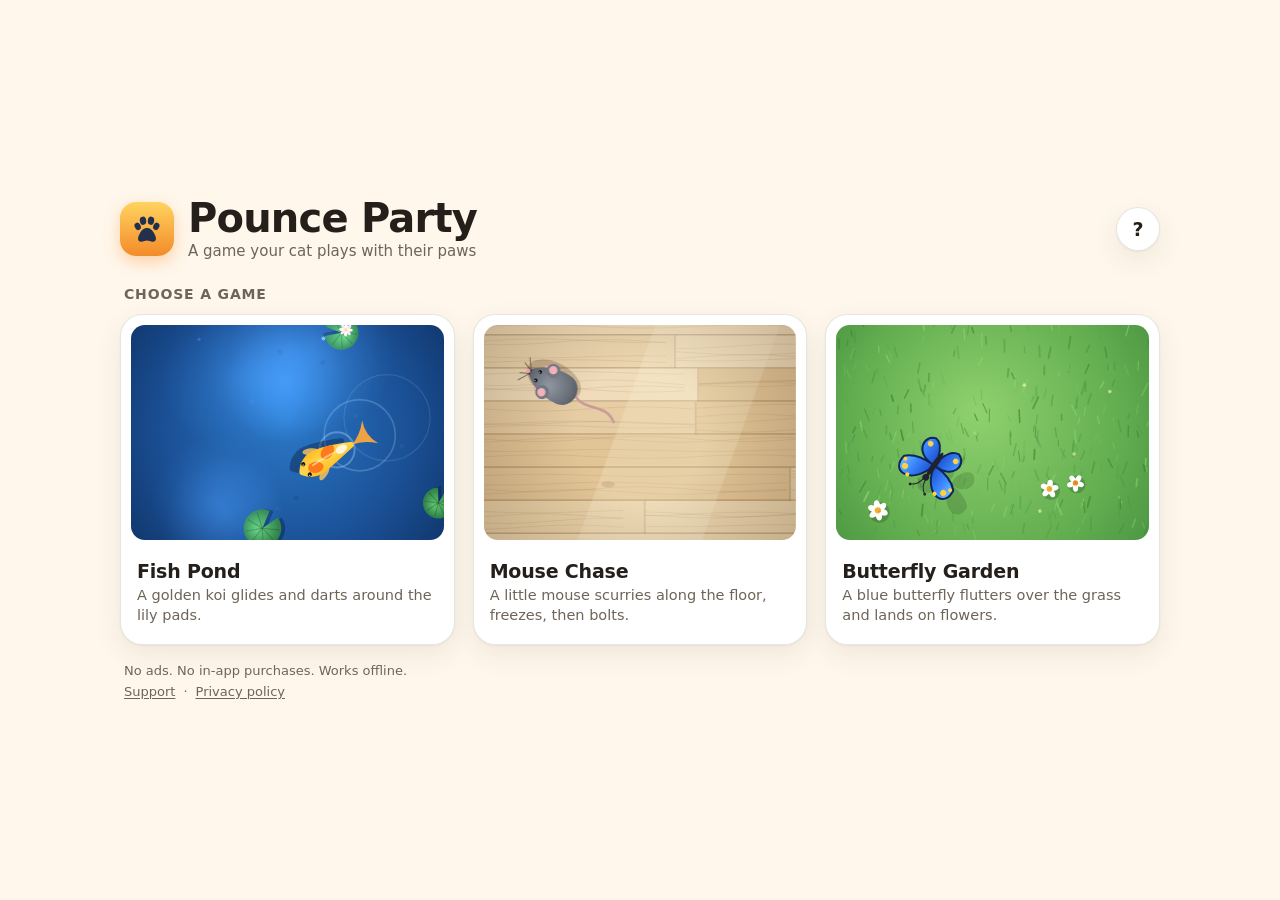
<file: web/index.html>
<!doctype html>
<html lang="en">
<head>
  <meta charset="utf-8">
  <meta name="viewport" content="width=device-width, initial-scale=1, maximum-scale=1, user-scalable=no, viewport-fit=cover">
  <meta name="description" content="Pounce Party is a touch game for cats. Fish, mice and butterflies move across the screen and your cat catches them with a paw.">
  <meta name="theme-color" content="#fff7ec" media="(prefers-color-scheme: light)">
  <meta name="theme-color" content="#17140f" media="(prefers-color-scheme: dark)">
  <meta name="apple-mobile-web-app-capable" content="yes">
  <meta name="mobile-web-app-capable" content="yes">
  <meta name="apple-mobile-web-app-status-bar-style" content="black-translucent">
  <meta name="apple-mobile-web-app-title" content="Pounce Party">
  <meta name="format-detection" content="telephone=no">
  <title>Pounce Party</title>
  <link rel="manifest" href="manifest.webmanifest">
  <link rel="icon" href="icons/icon.svg" type="image/svg+xml">
  <link rel="apple-touch-icon" href="icons/icon-180.png">
  <link rel="stylesheet" href="styles.css">
</head>
<body>
  <svg width="0" height="0" style="position:absolute" aria-hidden="true">
    <symbol id="paw" viewBox="0 0 64 64">
      <ellipse cx="14.5" cy="27" rx="5.6" ry="7.2" transform="rotate(-25 14.5 27)"/>
      <ellipse cx="24.5" cy="16.5" rx="6" ry="7.8" transform="rotate(-8 24.5 16.5)"/>
      <ellipse cx="39.5" cy="16.5" rx="6" ry="7.8" transform="rotate(8 39.5 16.5)"/>
      <ellipse cx="49.5" cy="27" rx="5.6" ry="7.2" transform="rotate(25 49.5 27)"/>
      <path d="M32 30c-6.5 0-11 5.2-13.6 10.4-2.4 4.8-3.7 7.8-3.2 11 .6 3.6 3.8 5.4 7.6 4.6 3.5-.7 5.7-2.2 9.2-2.2s5.7 1.5 9.2 2.2c3.8.8 7-1 7.6-4.6.5-3.2-.8-6.2-3.2-11C43 35.2 38.5 30 32 30z"/>
    </symbol>
  </svg>

  <canvas id="stage" aria-label="Game area"></canvas>

  <!-- Home: choose a game -->
  <section id="home" class="screen">
    <div class="wrap">
      <header class="top">
        <div class="brand">
          <span class="logo"><svg><use href="#paw"/></svg></span>
          <div>
            <h1>Pounce Party</h1>
            <p class="tagline">A game your cat plays with their paws</p>
          </div>
        </div>
        <button class="icon-btn" id="tipsBtn" aria-label="Tips for playing">?</button>
      </header>

      <h2 class="section-title">Choose a game</h2>
      <div class="modes">
        <button class="mode-card" data-mode="fish">
          <canvas class="preview" aria-hidden="true"></canvas>
          <span class="mode-text">
            <strong>Fish Pond</strong>
            <span>A golden koi glides and darts around the lily pads.</span>
          </span>
        </button>
        <button class="mode-card" data-mode="mouse">
          <canvas class="preview" aria-hidden="true"></canvas>
          <span class="mode-text">
            <strong>Mouse Chase</strong>
            <span>A little mouse scurries along the floor, freezes, then bolts.</span>
          </span>
        </button>
        <button class="mode-card" data-mode="butterfly">
          <canvas class="preview" aria-hidden="true"></canvas>
          <span class="mode-text">
            <strong>Butterfly Garden</strong>
            <span>A blue butterfly flutters over the grass and lands on flowers.</span>
          </span>
        </button>
      </div>

      <p class="last" id="lastSession" hidden></p>
      <p class="fine">No ads. No in-app purchases. Works offline.</p>
      <p class="fine links"><a href="support.html">Support</a><span aria-hidden="true">·</span><a href="privacy.html">Privacy policy</a></p>
    </div>
  </section>

  <!-- Setup: customise, then start -->
  <section id="setup" class="screen" hidden>
    <div class="wrap narrow">
      <header class="bar">
        <button class="back" id="backBtn"><span aria-hidden="true">‹</span> Games</button>
      </header>
      <div class="setup-hero"><canvas class="preview" id="setupPreview" aria-hidden="true"></canvas></div>
      <h2 class="setup-title" id="setupTitle">Fish Pond</h2>

      <form id="settingsForm" class="settings" onsubmit="return false">
        <fieldset>
          <legend>Speed</legend>
          <div class="seg">
            <label><input type="radio" name="speed" value="slow"><span>Slow</span></label>
            <label><input type="radio" name="speed" value="normal"><span>Normal</span></label>
            <label><input type="radio" name="speed" value="fast"><span>Fast</span></label>
          </div>
        </fieldset>
        <fieldset>
          <legend>Target size</legend>
          <div class="seg">
            <label><input type="radio" name="size" value="s"><span>Small</span></label>
            <label><input type="radio" name="size" value="m"><span>Medium</span></label>
            <label><input type="radio" name="size" value="l"><span>Large</span></label>
          </div>
        </fieldset>
        <fieldset>
          <legend>Session length</legend>
          <div class="seg">
            <label><input type="radio" name="length" value="1"><span>1 min</span></label>
            <label><input type="radio" name="length" value="3"><span>3 min</span></label>
            <label><input type="radio" name="length" value="5"><span>5 min</span></label>
            <label><input type="radio" name="length" value="10"><span>10 min</span></label>
            <label><input type="radio" name="length" value="0"><span aria-label="No limit">∞</span></label>
          </div>
        </fieldset>
        <fieldset>
          <legend>Sound</legend>
          <div class="seg">
            <label><input type="radio" name="sound" value="on"><span>On</span></label>
            <label><input type="radio" name="sound" value="off"><span>Off</span></label>
          </div>
        </fieldset>
      </form>

      <button class="btn primary big" id="startBtn">Start</button>
      <p class="hint-text">Then lay the device flat beside your cat.</p>
    </div>
  </section>

  <!-- In-game HUD: kept faint so the screen belongs to the cat -->
  <div id="hud" hidden>
    <div class="hud-pill">
      <svg class="hud-paw"><use href="#paw"/></svg>
      <span id="hudCount">0</span>
      <span class="hud-sep">·</span>
      <span id="hudTime">3:00</span>
    </div>
    <button id="pauseBtn" aria-label="Hold for 2 seconds to pause">
      <svg class="ring" viewBox="0 0 56 56" aria-hidden="true">
        <circle class="ring-track" cx="28" cy="28" r="25"/>
        <circle id="pauseRing" class="ring-fill" cx="28" cy="28" r="25"/>
      </svg>
      <svg class="pause-icon" viewBox="0 0 24 24" aria-hidden="true"><rect x="6" y="5" width="4" height="14" rx="1.5"/><rect x="14" y="5" width="4" height="14" rx="1.5"/></svg>
    </button>
    <div id="holdHint" class="hold-hint">Keep holding to pause</div>
  </div>

  <div id="countdown" class="overlay" hidden>
    <div class="cd-inner">
      <div class="cd-num" id="cdNum">3</div>
      <p class="cd-main">Place the device flat beside your cat</p>
      <p class="cd-sub">To pause, hold the ⏸ button for 2 seconds</p>
    </div>
  </div>

  <div id="pause" class="overlay scrim" hidden>
    <div class="dialog" role="dialog" aria-modal="true" aria-labelledby="pauseTitle">
      <h2 id="pauseTitle">Paused</h2>
      <p class="muted" id="pauseStats"></p>
      <div class="actions">
        <button class="btn primary big" id="resumeBtn">Resume</button>
        <button class="btn big" id="endBtn">Finish</button>
      </div>
    </div>
  </div>

  <div id="finish" class="overlay scrim" hidden>
    <div class="dialog" role="dialog" aria-modal="true" aria-labelledby="finishTitle">
      <h2 id="finishTitle">Nice hunting!</h2>
      <div class="stats">
        <div class="stat"><span class="num" id="statCaught">0</span><span class="lbl" id="statCaughtLbl">targets caught</span></div>
        <div class="stat"><span class="num" id="statTime">0:00</span><span class="lbl">time played</span></div>
      </div>
      <p class="muted small" id="finishNote" hidden>Tip: try Slow speed or Large targets next time.</p>
      <div class="actions">
        <button class="btn primary big" id="replayBtn">Replay</button>
        <button class="btn big" id="anotherBtn">Choose another game</button>
      </div>
    </div>
  </div>

  <div id="tips" class="overlay scrim" hidden>
    <div class="dialog tips" role="dialog" aria-modal="true" aria-labelledby="tipsTitle">
      <h2 id="tipsTitle">Playing with your cat</h2>
      <ol>
        <li><strong>Lay the device flat</strong> on the floor or a table beside your cat, then press Start. Stay nearby while they play.</li>
        <li><strong>Protect the screen.</strong> A screen protector helps if your cat plays with claws out.</li>
        <li><strong>Keep the cat in the game</strong> with Guided Access: Settings › Accessibility › Guided Access. Turn it on, then triple-click the side (or Home) button while Pounce Party is open.</li>
        <li class="only-browser"><strong>Add Pounce Party to your Home Screen</strong> so it opens full-screen: tap Share in Safari, then Add to Home Screen.</li>
        <li><strong>To pause</strong>, hold the ⏸ button in the corner for 2 seconds. A quick paw tap won't stop the game.</li>
        <li><strong>Not interested?</strong> Try another game, Slow speed, or Large targets. Sound follows your ringer switch.</li>
      </ol>
      <button class="btn primary big" id="tipsClose">Got it</button>
    </div>
  </div>

  <script src="game.js"></script>
</body>
</html>
</file>
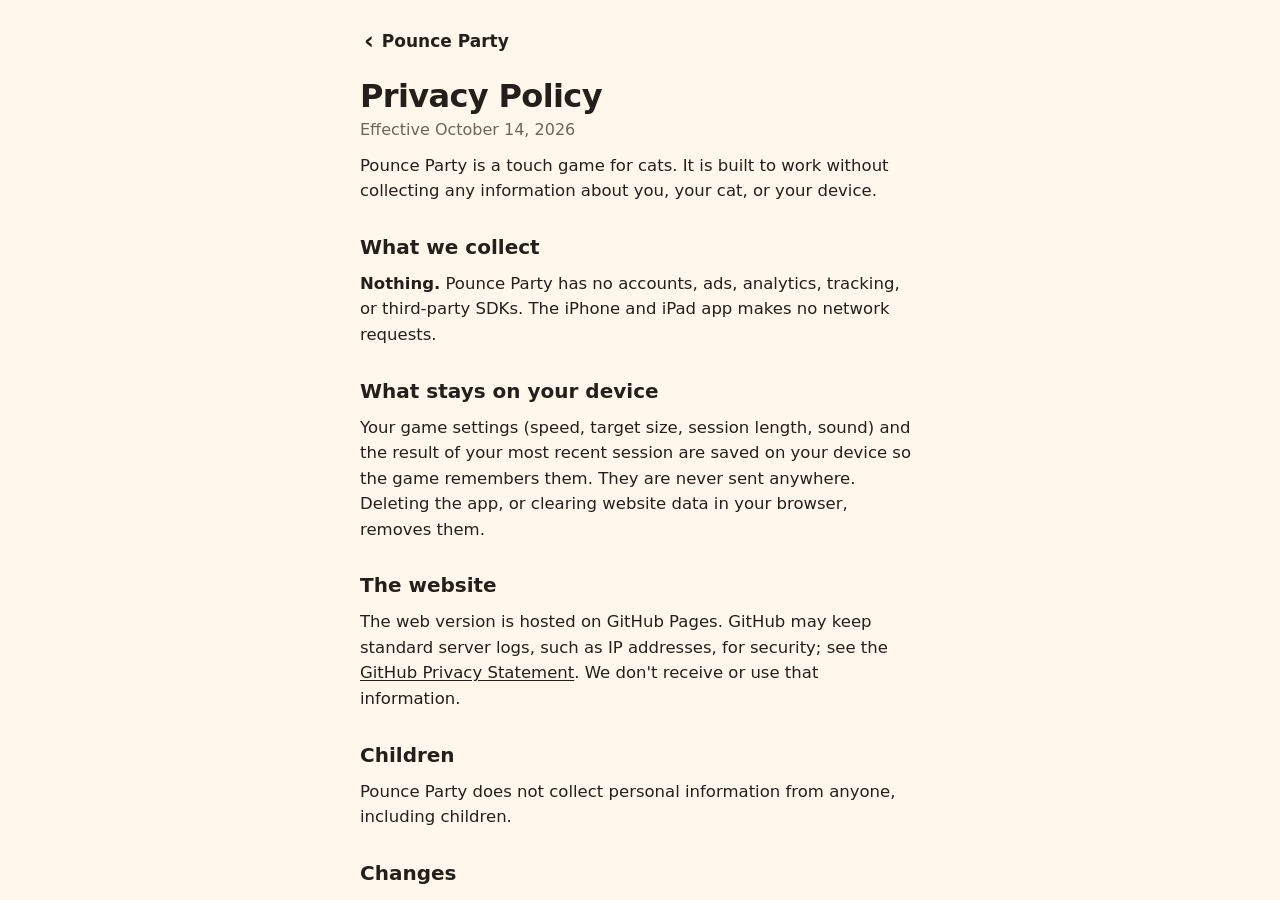
<file: web/privacy.html>
<!doctype html>
<html lang="en">
<head>
  <meta charset="utf-8">
  <meta name="viewport" content="width=device-width, initial-scale=1, viewport-fit=cover">
  <meta name="theme-color" content="#fff7ec" media="(prefers-color-scheme: light)">
  <meta name="theme-color" content="#17140f" media="(prefers-color-scheme: dark)">
  <title>Privacy Policy · Pounce Party</title>
  <link rel="icon" href="icons/icon.svg" type="image/svg+xml">
  <link rel="stylesheet" href="styles.css">
</head>
<body>
  <main class="screen doc">
    <div class="wrap narrow">
      <a class="back" href="index.html"><span aria-hidden="true">‹</span> Pounce Party</a>
      <h1>Privacy Policy</h1>
      <p class="muted">Effective October 14, 2026</p>

      <p>Pounce Party is a touch game for cats. It is built to work without collecting any information about you, your cat, or your device.</p>

      <h2>What we collect</h2>
      <p><strong>Nothing.</strong> Pounce Party has no accounts, ads, analytics, tracking, or third-party SDKs. The iPhone and iPad app makes no network requests.</p>

      <h2>What stays on your device</h2>
      <p>Your game settings (speed, target size, session length, sound) and the result of your most recent session are saved on your device so the game remembers them. They are never sent anywhere. Deleting the app, or clearing website data in your browser, removes them.</p>

      <h2>The website</h2>
      <p>The web version is hosted on GitHub Pages. GitHub may keep standard server logs, such as IP addresses, for security; see the <a href="https://docs.github.com/en/site-policy/privacy-policies/github-general-privacy-statement">GitHub Privacy Statement</a>. We don't receive or use that information.</p>

      <h2>Children</h2>
      <p>Pounce Party does not collect personal information from anyone, including children.</p>

      <h2>Changes</h2>
      <p>If this policy changes, we will update this page and its effective date.</p>

      <h2>Contact</h2>
      <p>Questions? See the <a href="support.html">support page</a> for how to reach us.</p>
    </div>
  </main>
</body>
</html>
</file>
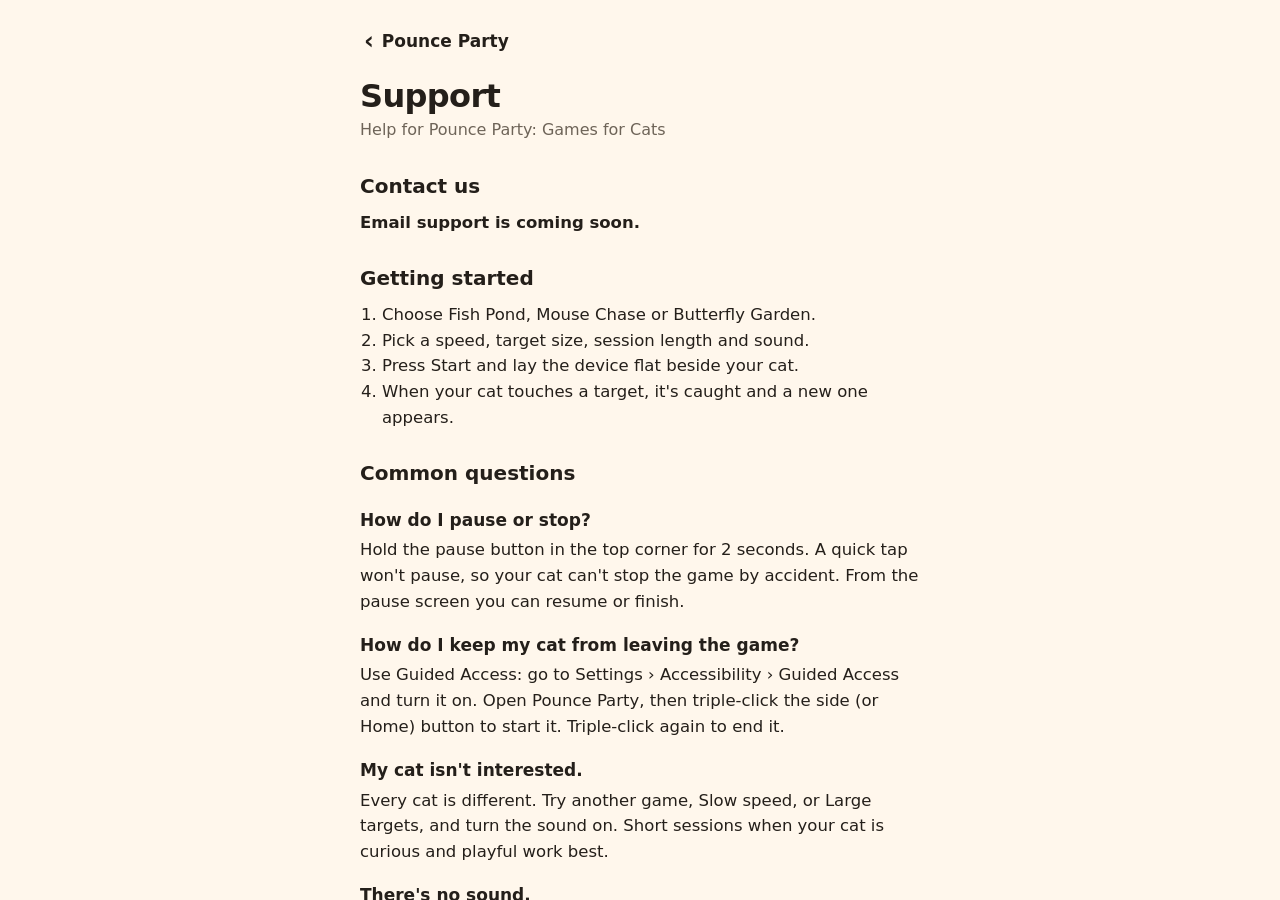
<file: web/support.html>
<!doctype html>
<html lang="en">
<head>
  <meta charset="utf-8">
  <meta name="viewport" content="width=device-width, initial-scale=1, viewport-fit=cover">
  <meta name="theme-color" content="#fff7ec" media="(prefers-color-scheme: light)">
  <meta name="theme-color" content="#17140f" media="(prefers-color-scheme: dark)">
  <title>Support · Pounce Party</title>
  <link rel="icon" href="icons/icon.svg" type="image/svg+xml">
  <link rel="stylesheet" href="styles.css">
</head>
<body>
  <main class="screen doc">
    <div class="wrap narrow">
      <a class="back" href="index.html"><span aria-hidden="true">‹</span> Pounce Party</a>
      <h1>Support</h1>
      <p class="muted">Help for Pounce Party: Games for Cats</p>

      <h2>Contact us</h2>
      <!-- SUPPORT_EMAIL: replace this paragraph with the real address before App Store submission -->
      <p class="contact" id="contact">Email support is coming soon.</p>

      <h2>Getting started</h2>
      <ol>
        <li>Choose Fish Pond, Mouse Chase or Butterfly Garden.</li>
        <li>Pick a speed, target size, session length and sound.</li>
        <li>Press Start and lay the device flat beside your cat.</li>
        <li>When your cat touches a target, it's caught and a new one appears.</li>
      </ol>

      <h2>Common questions</h2>
      <h3>How do I pause or stop?</h3>
      <p>Hold the pause button in the top corner for 2 seconds. A quick tap won't pause, so your cat can't stop the game by accident. From the pause screen you can resume or finish.</p>

      <h3>How do I keep my cat from leaving the game?</h3>
      <p>Use Guided Access: go to Settings › Accessibility › Guided Access and turn it on. Open Pounce Party, then triple-click the side (or Home) button to start it. Triple-click again to end it.</p>

      <h3>My cat isn't interested.</h3>
      <p>Every cat is different. Try another game, Slow speed, or Large targets, and turn the sound on. Short sessions when your cat is curious and playful work best.</p>

      <h3>There's no sound.</h3>
      <p>Check that Sound is on in the game settings and that your ringer switch isn't on silent. Sound follows the ringer switch.</p>

      <h3>Will claws scratch my screen?</h3>
      <p>Most cats tap with soft paws, but a screen protector is a good idea. Stay nearby while your cat plays.</p>
    </div>
  </main>
</body>
</html>
</file>
<file: web/styles.css>
:root {
  --bg: #fff7ec;
  --surface: #ffffff;
  --surface-2: #f6ead8;
  --seg-on: #ffffff;
  --ink: #241f1a;
  --ink-soft: #6e6458;
  --line: rgba(60, 40, 15, 0.12);
  --accent: #f4a62a;
  --accent-ink: #2b1a02;
  --logo-ink: #22304d;
  --radius: 22px;
  --shadow: 0 1px 2px rgba(70, 45, 10, 0.06), 0 10px 28px rgba(70, 45, 10, 0.08);
  --font: ui-rounded, "SF Pro Rounded", system-ui, -apple-system, "Segoe UI", Roboto, sans-serif;
  color-scheme: light;
}

@media (prefers-color-scheme: dark) {
  :root {
    --bg: #17140f;
    --surface: #231f19;
    --surface-2: #2e2920;
    --seg-on: #514839;
    --ink: #f7f0e6;
    --ink-soft: #b9ad9c;
    --line: rgba(255, 238, 210, 0.12);
    --shadow: 0 1px 2px rgba(0, 0, 0, 0.3), 0 10px 28px rgba(0, 0, 0, 0.35);
    color-scheme: dark;
  }
}

* { box-sizing: border-box; }

html, body { margin: 0; height: 100%; }

body {
  position: fixed;
  inset: 0;
  overflow: hidden;
  background: var(--bg);
  color: var(--ink);
  font-family: var(--font);
  -webkit-font-smoothing: antialiased;
  -webkit-text-size-adjust: 100%;
  -webkit-tap-highlight-color: transparent;
  -webkit-user-select: none;
  user-select: none;
  -webkit-touch-callout: none;
  overscroll-behavior: none;
}

button { font: inherit; color: inherit; cursor: pointer; touch-action: manipulation; }
[hidden] { display: none !important; }

h1, h2, p { margin: 0; }

/* ---------- Game canvas ---------- */

#stage {
  position: fixed;
  inset: 0;
  width: 100%;
  height: 100%;
  display: none;
  touch-action: none;
}

body.playing { background: #0c2a58; }
body.playing #stage { display: block; }

/* ---------- Screens ---------- */

.screen {
  position: fixed;
  inset: 0;
  overflow-y: auto;
  -webkit-overflow-scrolling: touch;
  overscroll-behavior: contain;
  touch-action: pan-y;
  padding:
    max(20px, env(safe-area-inset-top))
    max(16px, env(safe-area-inset-right))
    max(28px, env(safe-area-inset-bottom))
    max(16px, env(safe-area-inset-left));
}

.wrap { max-width: 1040px; margin: 0 auto; }
.wrap.narrow { max-width: 560px; }

/* Home */

.top {
  display: flex;
  align-items: center;
  justify-content: space-between;
  gap: 12px;
  margin: 4px 0 26px;
}

.brand { display: flex; align-items: center; gap: 14px; }

.logo {
  width: 54px;
  height: 54px;
  flex: none;
  border-radius: 16px;
  background: linear-gradient(180deg, #ffd35f, #f38b2a);
  display: grid;
  place-items: center;
  box-shadow: 0 6px 16px rgba(243, 139, 42, 0.35);
}
.logo svg { width: 34px; height: 34px; fill: var(--logo-ink); }

h1 {
  font-size: clamp(30px, 7vw, 40px);
  font-weight: 800;
  letter-spacing: -0.02em;
  line-height: 1.05;
}

.tagline { color: var(--ink-soft); font-size: 15px; margin-top: 3px; }

.icon-btn {
  width: 44px;
  height: 44px;
  flex: none;
  border-radius: 50%;
  border: 1px solid var(--line);
  background: var(--surface);
  font-weight: 800;
  font-size: 19px;
  box-shadow: var(--shadow);
}

.section-title {
  font-size: 14px;
  font-weight: 700;
  letter-spacing: 0.06em;
  text-transform: uppercase;
  color: var(--ink-soft);
  margin: 0 4px 12px;
}

.modes { display: grid; gap: 14px; grid-template-columns: 1fr; }

.mode-card {
  display: flex;
  align-items: center;
  gap: 14px;
  padding: 10px;
  text-align: left;
  border: 1px solid var(--line);
  border-radius: var(--radius);
  background: var(--surface);
  box-shadow: var(--shadow);
  transition: transform 0.15s ease;
}
.mode-card:active { transform: scale(0.98); }
.mode-card:focus-visible { outline: 3px solid var(--accent); outline-offset: 2px; }

.mode-card .preview {
  width: 44%;
  max-width: 220px;
  aspect-ratio: 4 / 3;
  flex: none;
}

.preview {
  display: block;
  border-radius: 14px;
  background: var(--surface-2);
}

.mode-text { display: flex; flex-direction: column; gap: 4px; padding-right: 6px; }
.mode-text strong { font-size: 19px; font-weight: 800; letter-spacing: -0.01em; }
.mode-text span { color: var(--ink-soft); font-size: 14.5px; line-height: 1.35; }

@media (min-width: 720px) {
  .modes { grid-template-columns: repeat(3, 1fr); gap: 18px; }
  .mode-card { flex-direction: column; align-items: stretch; }
  .mode-card .preview { width: 100%; max-width: none; aspect-ratio: 16 / 11; }
  .mode-text { padding: 6px 6px 8px; }
  /* Tablets: centre the menus instead of leaving the bottom of the screen empty. */
  .screen:not(.doc) > .wrap { min-height: 100%; display: flex; flex-direction: column; justify-content: center; }
}

@media (min-width: 720px) and (orientation: portrait) {
  .mode-card .preview { aspect-ratio: 4 / 5; }
}

.last {
  margin: 22px 4px 0;
  padding: 12px 16px;
  border-radius: 14px;
  background: var(--surface-2);
  font-size: 15px;
  line-height: 1.4;
}

.fine { margin: 18px 4px 0; color: var(--ink-soft); font-size: 13px; }
.links { display: flex; gap: 8px; margin-top: 6px; }
.links a { color: var(--ink-soft); text-decoration: underline; text-underline-offset: 2px; }

/* Setup */

.bar { margin: 0 0 12px; }

.back {
  border: 0;
  background: none;
  padding: 8px 4px;
  font-size: 17px;
  font-weight: 700;
  color: var(--ink-soft);
}
.back span { font-size: 24px; line-height: 0; position: relative; top: 2px; margin-right: 2px; }

.setup-hero .preview { width: 100%; aspect-ratio: 16 / 9; max-height: 32vh; border-radius: var(--radius); }

.setup-title { font-size: 28px; font-weight: 800; letter-spacing: -0.02em; margin: 18px 2px 0; }

.settings {
  display: grid;
  gap: 16px;
  margin: 16px 0 20px;
  padding: 18px 16px;
  border-radius: var(--radius);
  border: 1px solid var(--line);
  background: var(--surface);
  box-shadow: var(--shadow);
}

fieldset { border: 0; margin: 0; padding: 0; min-width: 0; }
legend { padding: 0; margin-bottom: 8px; font-weight: 700; font-size: 15px; }

.seg { display: flex; gap: 4px; padding: 4px; border-radius: 13px; background: var(--surface-2); }
.seg label { flex: 1; position: relative; min-width: 0; }
.seg input { position: absolute; inset: 0; opacity: 0; margin: 0; cursor: pointer; }
.seg span {
  display: block;
  padding: 10px 2px;
  border-radius: 10px;
  text-align: center;
  font-size: 15px;
  font-weight: 650;
  color: var(--ink-soft);
  white-space: nowrap;
  transition: background 0.15s ease, color 0.15s ease;
}
.seg input:checked + span { background: var(--seg-on); color: var(--ink); box-shadow: 0 1px 3px rgba(0, 0, 0, 0.14); }
.seg input:focus-visible + span { outline: 2px solid var(--accent); }

.btn {
  border: 1px solid var(--line);
  background: var(--surface);
  padding: 14px 20px;
  border-radius: 15px;
  font-size: 17px;
  font-weight: 750;
}
.btn.primary { background: var(--accent); color: var(--accent-ink); border-color: transparent; box-shadow: 0 6px 18px rgba(244, 166, 42, 0.35); }
.btn.big { width: 100%; padding: 17px 20px; font-size: 18px; }
.btn:active { transform: scale(0.985); }

.hint-text { text-align: center; color: var(--ink-soft); font-size: 14.5px; margin-top: 12px; }

/* ---------- HUD ---------- */

#hud { position: fixed; inset: 0; z-index: 10; pointer-events: none; }

.hud-pill {
  position: absolute;
  top: max(12px, env(safe-area-inset-top));
  left: max(12px, env(safe-area-inset-left));
  display: flex;
  align-items: center;
  gap: 6px;
  padding: 7px 13px;
  border-radius: 999px;
  background: rgba(0, 0, 0, 0.24);
  color: #fff;
  font-size: 15px;
  font-weight: 750;
  font-variant-numeric: tabular-nums;
  opacity: 0.7;
}
.hud-paw { width: 16px; height: 16px; fill: #fff; }
.hud-sep { opacity: 0.6; }
.hud-pill.bump { animation: bump 0.35s ease; }
@keyframes bump { 40% { transform: scale(1.18); opacity: 1; } }

#pauseBtn {
  position: absolute;
  top: max(10px, env(safe-area-inset-top));
  right: max(10px, env(safe-area-inset-right));
  width: 56px;
  height: 56px;
  padding: 0;
  border: 0;
  border-radius: 50%;
  background: rgba(0, 0, 0, 0.26);
  display: grid;
  place-items: center;
  opacity: 0.7;
  pointer-events: auto;
  touch-action: none;
  -webkit-touch-callout: none;
  transition: opacity 0.2s, background 0.2s;
}
#pauseBtn.holding { opacity: 1; background: rgba(0, 0, 0, 0.5); }
#pauseBtn .ring { position: absolute; inset: 0; width: 100%; height: 100%; transform: rotate(-90deg); }
.ring-track { fill: none; stroke: rgba(255, 255, 255, 0.25); stroke-width: 3; }
.ring-fill { fill: none; stroke: #fff; stroke-width: 4; stroke-linecap: round; stroke-dasharray: 157.08; stroke-dashoffset: 157.08; }
.pause-icon { width: 22px; height: 22px; fill: #fff; }

.hold-hint {
  position: absolute;
  top: calc(max(10px, env(safe-area-inset-top)) + 64px);
  right: max(10px, env(safe-area-inset-right));
  padding: 8px 12px;
  border-radius: 10px;
  background: rgba(0, 0, 0, 0.62);
  color: #fff;
  font-size: 14px;
  font-weight: 650;
  opacity: 0;
  transition: opacity 0.25s;
}
.hold-hint.show { opacity: 1; }

/* ---------- Overlays ---------- */

.overlay {
  position: fixed;
  inset: 0;
  z-index: 20;
  display: grid;
  place-items: center;
  padding: max(20px, env(safe-area-inset-top)) max(16px, env(safe-area-inset-right)) max(20px, env(safe-area-inset-bottom)) max(16px, env(safe-area-inset-left));
  overflow-y: auto;
}

.scrim {
  background: rgba(8, 12, 22, 0.45);
  -webkit-backdrop-filter: blur(8px);
  backdrop-filter: blur(8px);
}

#countdown { z-index: 5; pointer-events: none; color: #fff; text-align: center; background: rgba(0, 0, 0, 0.22); }
.cd-num { font-size: clamp(110px, 30vmin, 230px); font-weight: 800; line-height: 1; text-shadow: 0 6px 30px rgba(0, 0, 0, 0.35); }
.cd-main { font-size: clamp(19px, 3.6vmin, 28px); font-weight: 750; margin-top: 12px; text-shadow: 0 2px 12px rgba(0, 0, 0, 0.4); }
.cd-sub { font-size: 15px; margin-top: 8px; opacity: 0.85; text-shadow: 0 2px 10px rgba(0, 0, 0, 0.4); }

.dialog {
  width: min(420px, 100%);
  padding: 28px 22px 22px;
  border-radius: 26px;
  background: var(--surface);
  color: var(--ink);
  text-align: center;
  box-shadow: 0 24px 70px rgba(0, 0, 0, 0.35);
}
.dialog h2 { font-size: 28px; font-weight: 800; letter-spacing: -0.02em; }
.muted { color: var(--ink-soft); margin-top: 8px; font-size: 16px; }
.small { font-size: 14px; }

.actions { display: grid; gap: 10px; margin-top: 22px; }

.stats { display: grid; grid-template-columns: 1fr 1fr; gap: 10px; margin-top: 20px; }
.stat { display: flex; flex-direction: column; gap: 2px; padding: 16px 8px; border-radius: 16px; background: var(--surface-2); }
.stat .num { font-size: 36px; font-weight: 800; font-variant-numeric: tabular-nums; letter-spacing: -0.02em; }
.stat .lbl { font-size: 14px; color: var(--ink-soft); }

.tips { text-align: left; width: min(520px, 100%); }
.tips h2 { font-size: 24px; }
.tips ol { margin: 16px 0 6px; padding-left: 22px; display: grid; gap: 12px; font-size: 15.5px; line-height: 1.45; }
.tips li::marker { color: var(--ink-soft); font-weight: 700; }
.tips .btn { margin-top: 14px; }

body.standalone .only-browser { display: none; }

@media (prefers-reduced-motion: reduce) {
  .mode-card, .btn, .seg span { transition: none; }
  .hud-pill.bump { animation: none; }
}

/* ---------- Text pages (privacy, support) ---------- */

.doc { -webkit-user-select: text; user-select: text; line-height: 1.55; font-size: 16.5px; }
.doc .back { display: inline-block; margin: 0 0 18px; text-decoration: none; }
.doc h1 { font-size: 32px; margin-bottom: 4px; }
.doc h2 { font-size: 20px; font-weight: 800; margin: 28px 0 8px; }
.doc h3 { font-size: 17px; font-weight: 750; margin: 18px 0 4px; }
.doc p, .doc ol { margin: 0 0 10px; }
.doc ol { padding-left: 22px; }
.doc a { color: inherit; text-underline-offset: 2px; }
.doc .contact { font-weight: 650; }
</file>
